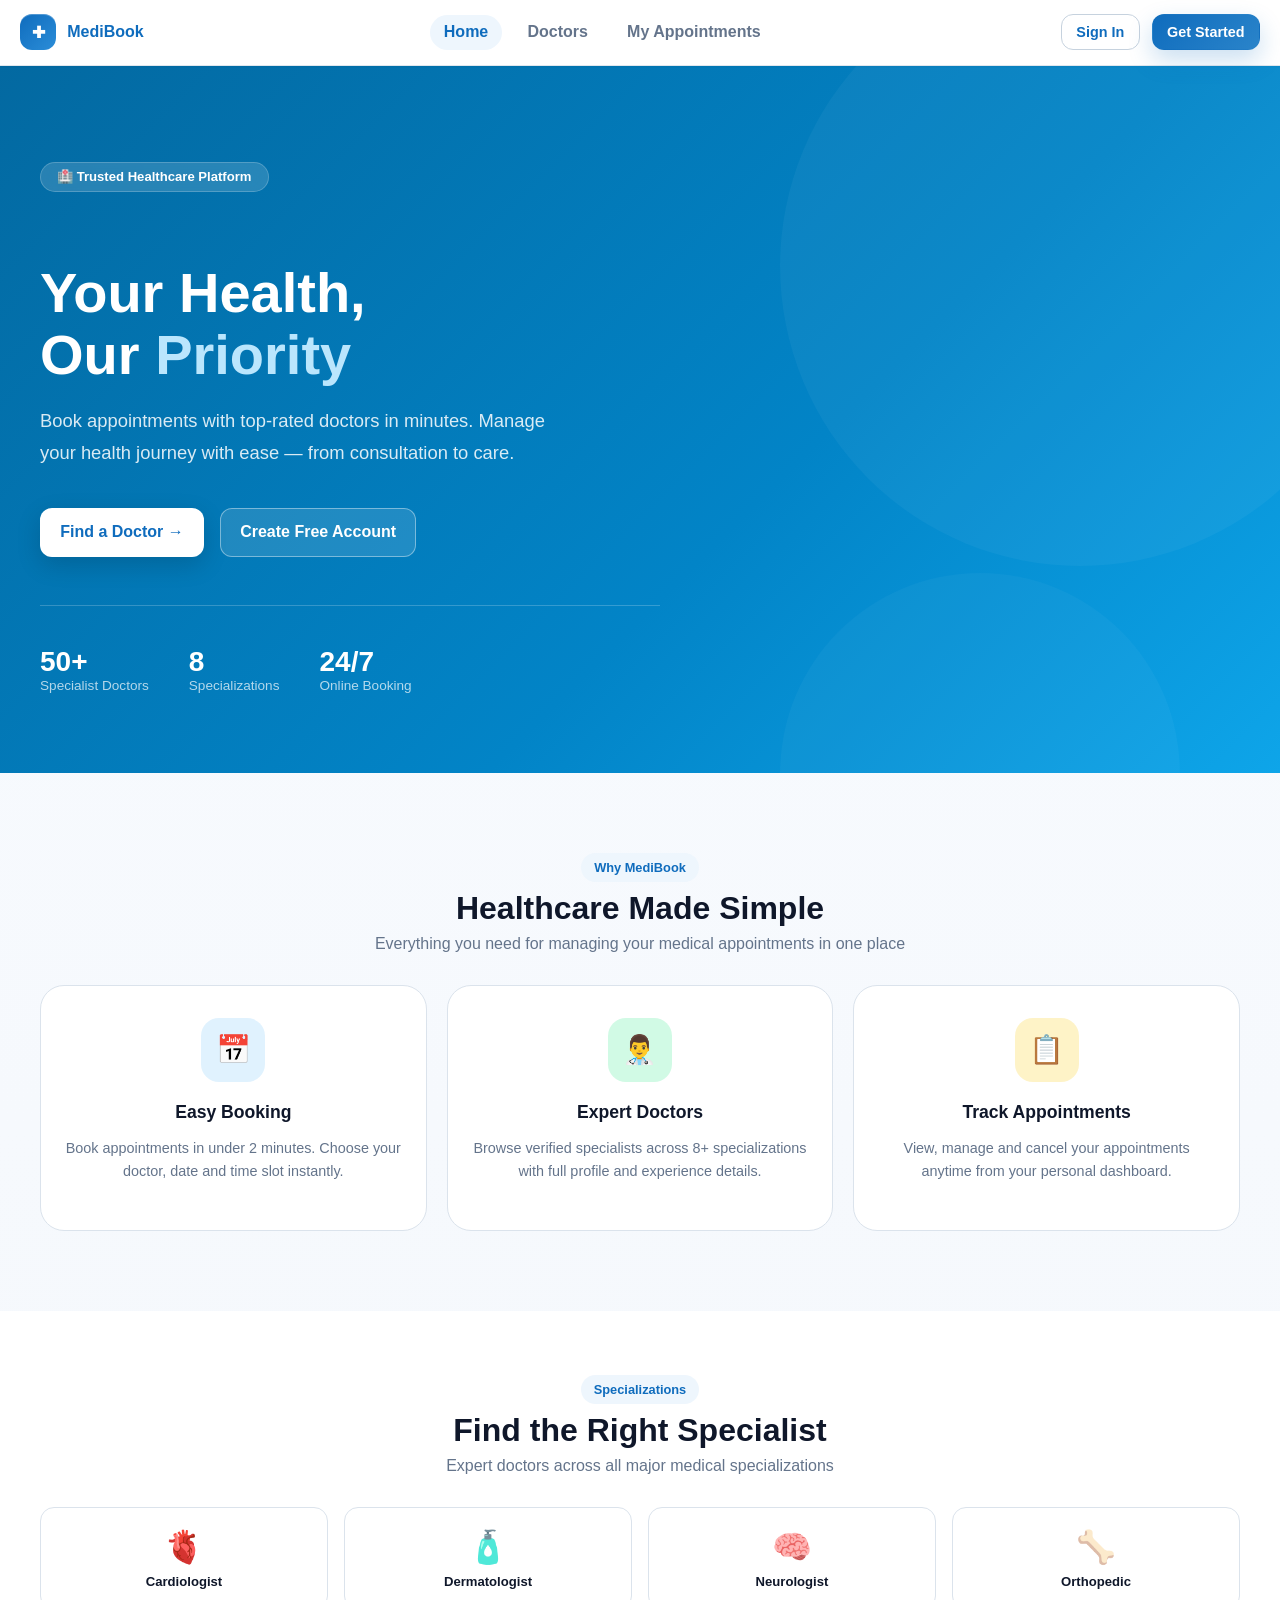
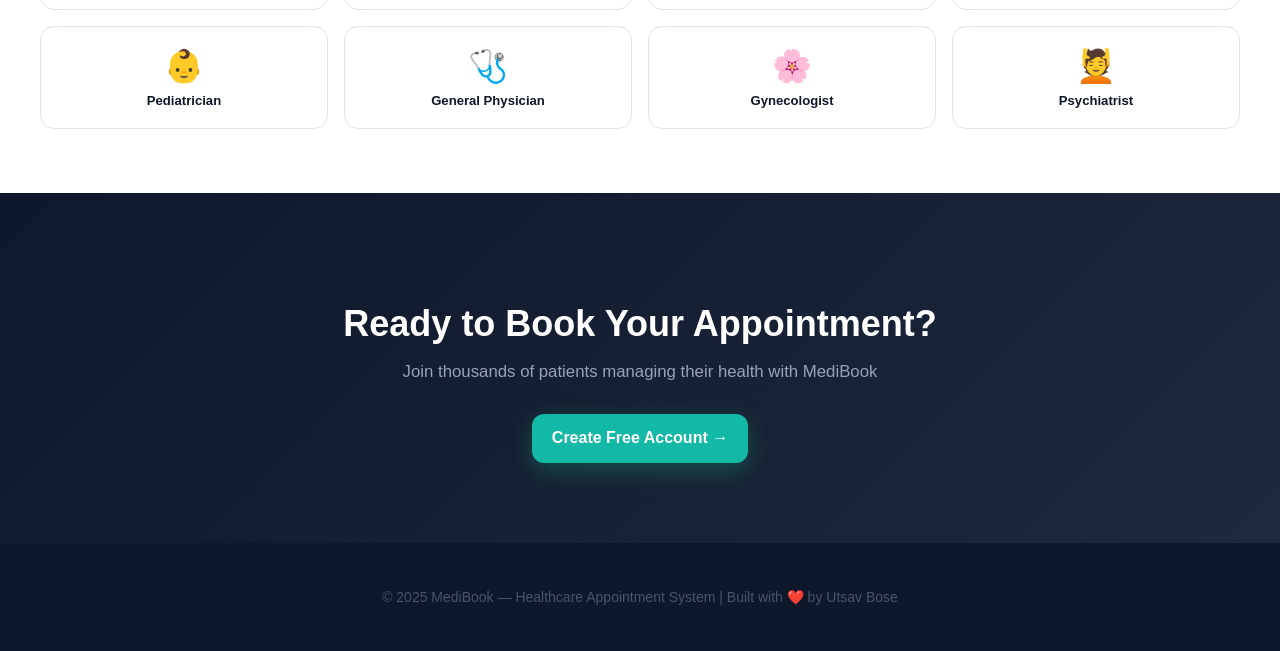
<file: frontend/index.html>
<!DOCTYPE html>
<html lang="en">
<head>
  <meta charset="UTF-8" />
  <meta name="viewport" content="width=device-width, initial-scale=1.0" />
  <title>MediBook — Healthcare Appointment System</title>
  <link rel="stylesheet" href="css/style.css" />
  <style>
    /* Hero */
    .hero {
      background: linear-gradient(135deg, #0369A1 0%, #0284C7 60%, #0EA5E9 100%);
      padding: 6rem 0 5rem; position: relative; overflow: hidden;
    }
    .hero::before {
      content: ''; position: absolute; right: -100px; top: -100px;
      width: 600px; height: 600px; border-radius: 50%;
      background: rgba(255,255,255,0.04);
    }
    .hero::after {
      content: ''; position: absolute; right: 100px; bottom: -200px;
      width: 400px; height: 400px; border-radius: 50%;
      background: rgba(255,255,255,0.03);
    }
    .hero-content { position: relative; z-index: 1; max-width: 620px; }
    .hero-tag {
      display: inline-flex; align-items: center; gap: 6px;
      background: rgba(255,255,255,0.15); backdrop-filter: blur(10px);
      color: white; padding: 0.4rem 1rem; border-radius: 100px;
      font-size: 0.82rem; font-weight: 600; margin-bottom: 1.5rem;
      border: 1px solid rgba(255,255,255,0.2);
    }
    .hero h1 { font-size: 3.5rem; color: white; margin-bottom: 1.25rem; line-height: 1.1; }
    .hero h1 span { color: #BAE6FD; }
    .hero p { color: rgba(255,255,255,0.85); font-size: 1.15rem; line-height: 1.7; margin-bottom: 2.5rem; max-width: 520px; }
    .hero-actions { display: flex; gap: 1rem; flex-wrap: wrap; }
    .btn-white { background: white; color: var(--primary); font-weight: 700; box-shadow: 0 8px 24px rgba(0,0,0,0.15); }
    .btn-white:hover { background: #F0F9FF; transform: translateY(-2px); }
    .btn-outline-white { background: rgba(255,255,255,0.12); color: white; border: 1.5px solid rgba(255,255,255,0.4); }
    .btn-outline-white:hover { background: rgba(255,255,255,0.2); }
    .hero-stats {
      display: flex; gap: 2.5rem; margin-top: 3rem; padding-top: 2.5rem;
      border-top: 1px solid rgba(255,255,255,0.2);
    }
    .hero-stat .value { font-family: 'Sora', sans-serif; font-size: 1.75rem; font-weight: 800; color: white; }
    .hero-stat .label { color: rgba(255,255,255,0.7); font-size: 0.85rem; }

    /* Features */
    .features { padding: 5rem 0; }
    .feature-card {
      text-align: center; padding: 2rem 1.5rem;
      background: white; border: 1px solid var(--border); border-radius: var(--radius-xl);
      transition: all 0.25s;
    }
    .feature-card:hover { box-shadow: var(--shadow-lg); transform: translateY(-4px); border-color: var(--primary); }
    .feature-icon {
      width: 64px; height: 64px; margin: 0 auto 1.25rem;
      border-radius: 18px; display: flex; align-items: center;
      justify-content: center; font-size: 1.75rem;
    }
    .feature-card h3 { font-size: 1.1rem; margin-bottom: 0.6rem; }
    .feature-card p { color: var(--text-muted); font-size: 0.9rem; line-height: 1.6; }

    /* Specialties */
    .specialties { padding: 4rem 0; background: white; }
    .specialty-chip {
      display: flex; flex-direction: column; align-items: center; gap: 0.5rem;
      padding: 1.25rem 1rem; border: 1.5px solid var(--border);
      border-radius: 14px; cursor: pointer; transition: all 0.2s;
      text-decoration: none; color: var(--text);
    }
    .specialty-chip:hover { border-color: var(--primary); background: var(--primary-light); color: var(--primary); }
    .specialty-chip .spec-emoji { font-size: 2rem; }
    .specialty-chip .spec-name { font-size: 0.82rem; font-weight: 600; text-align: center; }
    .specialty-grid { display: grid; grid-template-columns: repeat(4, 1fr); gap: 1rem; }

    /* CTA */
    .cta-section {
      background: linear-gradient(135deg, #0F172A, #1E293B);
      padding: 5rem 0; text-align: center;
    }
    .cta-section h2 { font-size: 2.25rem; color: white; margin-bottom: 1rem; }
    .cta-section p { color: #94A3B8; font-size: 1.05rem; margin-bottom: 2rem; }

    /* Footer */
    footer {
      background: #0F172A; padding: 2rem 0;
      text-align: center; color: #475569; font-size: 0.875rem;
    }
    footer a { color: #0EA5E9; text-decoration: none; }

    @media (max-width: 768px) {
      .hero h1 { font-size: 2.2rem; }
      .hero-stats { gap: 1.5rem; }
      .specialty-grid { grid-template-columns: repeat(2, 1fr); }
      .grid-3 { grid-template-columns: 1fr; }
    }
  </style>
</head>
<body>

<!-- NAVBAR -->
<nav class="navbar">
  <a href="index.html" class="nav-brand">
    <div class="logo-icon">✚</div>
    MediBook
  </a>
  <div class="nav-links">
    <a href="index.html" class="active">Home</a>
    <a href="doctors.html">Doctors</a>
    <a href="login.html">My Appointments</a>
  </div>
  <div class="nav-actions" id="nav-actions">
    <a href="login.html" class="btn btn-outline btn-sm">Sign In</a>
    <a href="register.html" class="btn btn-primary btn-sm">Get Started</a>
  </div>
</nav>

<!-- HERO -->
<section class="hero">
  <div class="container">
    <div class="hero-content animate-in">
      <div class="hero-tag">🏥 Trusted Healthcare Platform</div>
      <h1>Your Health,<br />Our <span>Priority</span></h1>
      <p>Book appointments with top-rated doctors in minutes. Manage your health journey with ease — from consultation to care.</p>
      <div class="hero-actions">
        <a href="doctors.html" class="btn btn-white btn-lg">Find a Doctor →</a>
        <a href="register.html" class="btn btn-outline-white btn-lg">Create Free Account</a>
      </div>
      <div class="hero-stats">
        <div class="hero-stat"><div class="value">50+</div><div class="label">Specialist Doctors</div></div>
        <div class="hero-stat"><div class="value">8</div><div class="label">Specializations</div></div>
        <div class="hero-stat"><div class="value">24/7</div><div class="label">Online Booking</div></div>
      </div>
    </div>
  </div>
</section>

<!-- FEATURES -->
<section class="features">
  <div class="container">
    <div class="section-header">
      <div class="section-tag">Why MediBook</div>
      <h2>Healthcare Made Simple</h2>
      <p>Everything you need for managing your medical appointments in one place</p>
    </div>
    <div class="grid grid-3">
      <div class="feature-card">
        <div class="feature-icon" style="background: #E0F2FE;">📅</div>
        <h3>Easy Booking</h3>
        <p>Book appointments in under 2 minutes. Choose your doctor, date and time slot instantly.</p>
      </div>
      <div class="feature-card">
        <div class="feature-icon" style="background: #D1FAE5;">👨‍⚕️</div>
        <h3>Expert Doctors</h3>
        <p>Browse verified specialists across 8+ specializations with full profile and experience details.</p>
      </div>
      <div class="feature-card">
        <div class="feature-icon" style="background: #FEF3C7;">📋</div>
        <h3>Track Appointments</h3>
        <p>View, manage and cancel your appointments anytime from your personal dashboard.</p>
      </div>
    </div>
  </div>
</section>

<!-- SPECIALTIES -->
<section class="specialties">
  <div class="container">
    <div class="section-header">
      <div class="section-tag">Specializations</div>
      <h2>Find the Right Specialist</h2>
      <p>Expert doctors across all major medical specializations</p>
    </div>
    <div class="specialty-grid">
      <a href="doctors.html?spec=Cardiologist" class="specialty-chip">
        <span class="spec-emoji">🫀</span><span class="spec-name">Cardiologist</span>
      </a>
      <a href="doctors.html?spec=Dermatologist" class="specialty-chip">
        <span class="spec-emoji">🧴</span><span class="spec-name">Dermatologist</span>
      </a>
      <a href="doctors.html?spec=Neurologist" class="specialty-chip">
        <span class="spec-emoji">🧠</span><span class="spec-name">Neurologist</span>
      </a>
      <a href="doctors.html?spec=Orthopedic" class="specialty-chip">
        <span class="spec-emoji">🦴</span><span class="spec-name">Orthopedic</span>
      </a>
      <a href="doctors.html?spec=Pediatrician" class="specialty-chip">
        <span class="spec-emoji">👶</span><span class="spec-name">Pediatrician</span>
      </a>
      <a href="doctors.html?spec=General+Physician" class="specialty-chip">
        <span class="spec-emoji">🩺</span><span class="spec-name">General Physician</span>
      </a>
      <a href="doctors.html?spec=Gynecologist" class="specialty-chip">
        <span class="spec-emoji">🌸</span><span class="spec-name">Gynecologist</span>
      </a>
      <a href="doctors.html?spec=Psychiatrist" class="specialty-chip">
        <span class="spec-emoji">💆</span><span class="spec-name">Psychiatrist</span>
      </a>
    </div>
  </div>
</section>

<!-- CTA -->
<section class="cta-section">
  <div class="container">
    <h2>Ready to Book Your Appointment?</h2>
    <p>Join thousands of patients managing their health with MediBook</p>
    <a href="register.html" class="btn btn-primary btn-lg" style="background: var(--accent); box-shadow: 0 8px 24px rgba(16,185,129,0.3);">
      Create Free Account →
    </a>
  </div>
</section>

<!-- FOOTER -->
<footer>
  <div class="container">
    <p>© 2025 MediBook — Healthcare Appointment System | Built with ❤️ by Utsav Bose</p>
  </div>
</footer>

<script src="js/api.js"></script>
<script>
  // Update nav if logged in
  const user = api.user();
  if (user && api.token()) {
    const actions = document.getElementById("nav-actions");
    const link = user.role === "admin" ? "admin.html" : "dashboard.html";
    actions.innerHTML = `
      <a href="${link}" class="btn btn-primary btn-sm">My Dashboard →</a>
    `;
  }
</script>
</body>
</html>
</file>
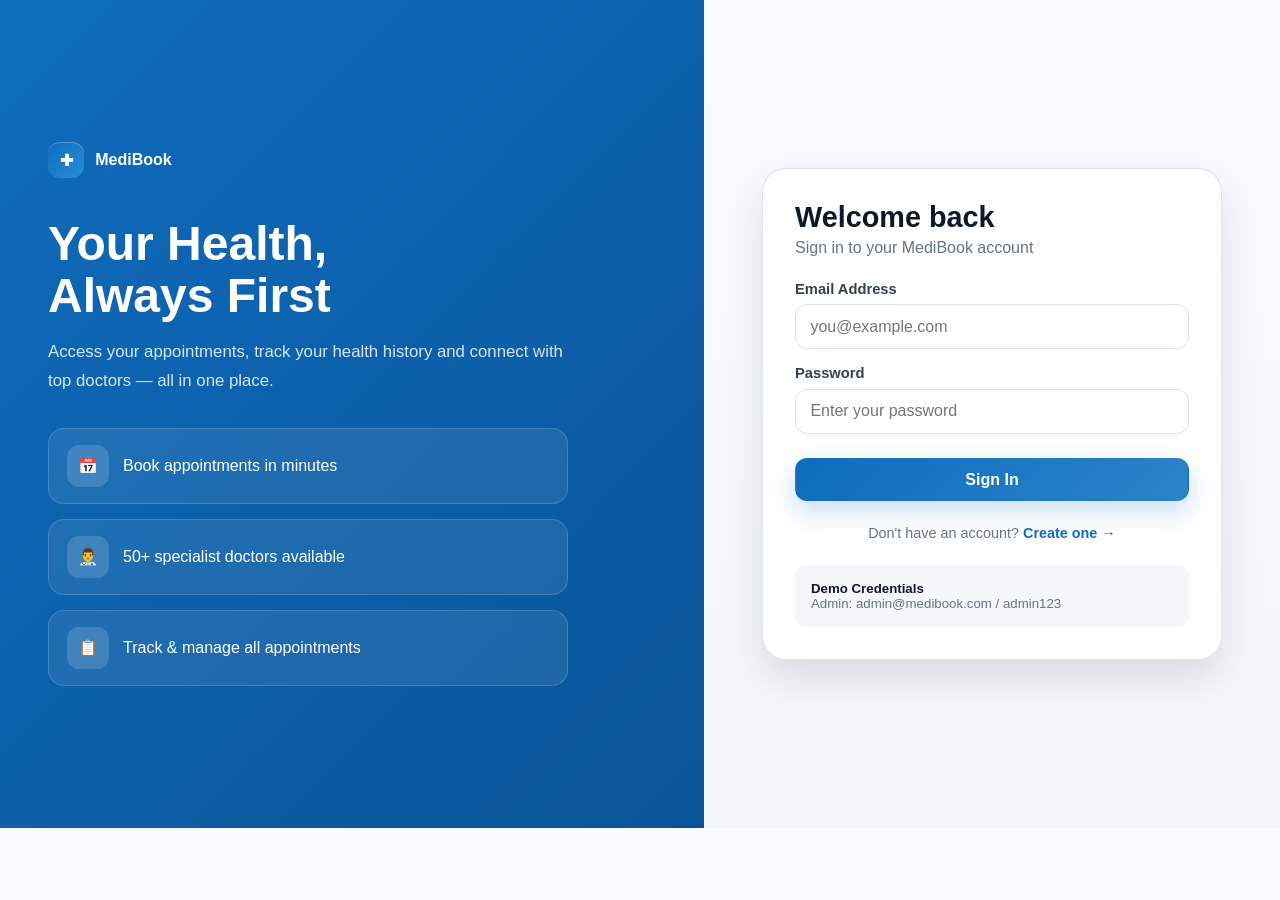
<file: frontend/admin.html>
<!DOCTYPE html>
<html lang="en">
<head>
  <meta charset="UTF-8" />
  <meta name="viewport" content="width=device-width, initial-scale=1.0" />
  <title>Admin Panel — MediBook</title>
  <link rel="stylesheet" href="css/style.css" />
  <style>
    .admin-tabs { display:flex; gap:0.25rem; margin-bottom:2rem; border-bottom: 1px solid var(--border); }
    .admin-tab {
      padding: 0.7rem 1.25rem; border:none; background:transparent; cursor:pointer;
      font-family:'DM Sans',sans-serif; font-weight:600; font-size:0.9rem;
      color:var(--text-muted); border-bottom: 2.5px solid transparent; margin-bottom:-1px;
      transition: all 0.2s;
    }
    .admin-tab:hover { color:var(--text); }
    .admin-tab.active { color:var(--primary); border-bottom-color:var(--primary); }
  </style>
</head>
<body>

<nav class="navbar">
  <a href="index.html" class="nav-brand"><div class="logo-icon">✚</div>MediBook</a>
  <div class="nav-links">
    <a href="admin.html" class="active">Admin Panel</a>
  </div>
  <div class="nav-actions">
    <span style="font-size:0.85rem; color:var(--text-muted);">👑 Admin</span>
    <button class="btn btn-ghost btn-sm" onclick="logout()">Sign Out</button>
  </div>
</nav>

<div class="container page-content">
  <div class="d-flex justify-between align-center mb-3">
    <div>
      <h1 style="font-size:1.75rem;">Admin Dashboard</h1>
      <p class="text-muted" style="font-size:0.9rem; margin-top:0.25rem;">Manage appointments, doctors and patients</p>
    </div>
  </div>

  <!-- STATS -->
  <div class="grid grid-4 mb-3" id="stats-row">
    <div class="stat-card"><div class="stat-icon" style="background:#E0F2FE;">👥</div><div class="stat-value" id="s-patients">—</div><div class="stat-label">Patients</div></div>
    <div class="stat-card"><div class="stat-icon" style="background:#D1FAE5;">👨‍⚕️</div><div class="stat-value" id="s-doctors">—</div><div class="stat-label">Doctors</div></div>
    <div class="stat-card"><div class="stat-icon" style="background:#FEF3C7;">📅</div><div class="stat-value" id="s-total">—</div><div class="stat-label">Total Appointments</div></div>
    <div class="stat-card"><div class="stat-icon" style="background:#FEE2E2;">⏳</div><div class="stat-value" id="s-pending">—</div><div class="stat-label">Pending</div></div>
  </div>

  <div id="alert-box"></div>

  <!-- TABS -->
  <div class="admin-tabs">
    <button class="admin-tab active" onclick="showTab('appointments', this)">📅 Appointments</button>
    <button class="admin-tab" onclick="showTab('doctors', this)">👨‍⚕️ Doctors</button>
    <button class="admin-tab" onclick="showTab('patients', this)">👥 Patients</button>
  </div>

  <!-- APPOINTMENTS TAB -->
  <div id="tab-appointments">
    <div class="d-flex gap-2 mb-2">
      <select id="status-filter" class="form-control" style="max-width:180px;" onchange="renderAppointments()">
        <option value="">All Statuses</option>
        <option value="pending">Pending</option>
        <option value="confirmed">Confirmed</option>
        <option value="cancelled">Cancelled</option>
      </select>
    </div>
    <div class="table-wrap">
      <table>
        <thead>
          <tr>
            <th>#</th><th>Patient</th><th>Doctor</th><th>Date & Time</th><th>Reason</th><th>Fee</th><th>Status</th><th>Actions</th>
          </tr>
        </thead>
        <tbody id="appt-tbody">
          <tr><td colspan="8" class="text-center text-muted" style="padding:2rem;">Loading...</td></tr>
        </tbody>
      </table>
    </div>
  </div>

  <!-- DOCTORS TAB -->
  <div id="tab-doctors" class="hidden">
    <div class="table-wrap">
      <table>
        <thead>
          <tr><th>#</th><th>Name</th><th>Specialization</th><th>Experience</th><th>Fee</th><th>Status</th><th>Action</th></tr>
        </thead>
        <tbody id="doc-tbody">
          <tr><td colspan="7" class="text-center text-muted" style="padding:2rem;">Loading...</td></tr>
        </tbody>
      </table>
    </div>
  </div>

  <!-- PATIENTS TAB -->
  <div id="tab-patients" class="hidden">
    <div class="table-wrap">
      <table>
        <thead>
          <tr><th>#</th><th>Name</th><th>Email</th><th>Phone</th><th>Joined</th></tr>
        </thead>
        <tbody id="patient-tbody">
          <tr><td colspan="5" class="text-center text-muted" style="padding:2rem;">Loading...</td></tr>
        </tbody>
      </table>
    </div>
  </div>
</div>

<script src="js/api.js"></script>
<script>
  requireAuth(true);

  let allAppointments = [];

  function showTab(tab, btn) {
    ["appointments", "doctors", "patients"].forEach(t => {
      document.getElementById(`tab-${t}`).classList.toggle("hidden", t !== tab);
    });
    document.querySelectorAll(".admin-tab").forEach(b => b.classList.remove("active"));
    btn.classList.add("active");
  }

  async function loadStats() {
    try {
      const s = await api.get("/admin/stats");
      document.getElementById("s-patients").textContent = s.patients;
      document.getElementById("s-doctors").textContent = s.doctors;
      document.getElementById("s-total").textContent = s.appointments;
      document.getElementById("s-pending").textContent = s.pending;
    } catch(e) {}
  }

  async function loadAppointments() {
    try {
      allAppointments = await api.get("/admin/appointments");
      renderAppointments();
    } catch(e) {
      document.getElementById("appt-tbody").innerHTML =
        `<tr><td colspan="8" class="text-center" style="color:var(--danger);">Failed to load. ${e.message}</td></tr>`;
    }
  }

  function renderAppointments() {
    const filter = document.getElementById("status-filter").value;
    const data = filter ? allAppointments.filter(a => a.status === filter) : allAppointments;
    if (data.length === 0) {
      document.getElementById("appt-tbody").innerHTML =
        `<tr><td colspan="8" class="text-center text-muted" style="padding:2rem;">No appointments found</td></tr>`;
      return;
    }
    document.getElementById("appt-tbody").innerHTML = data.map(a => `
      <tr>
        <td><span class="text-muted">#${a.id}</span></td>
        <td><strong>${a.patient_name}</strong><br/><span style="font-size:0.8rem;color:var(--text-muted);">${a.patient_email}</span></td>
        <td>${a.doctor_name}<br/><span style="font-size:0.8rem;color:var(--text-muted);">${a.specialization}</span></td>
        <td>${formatDate(a.date)}<br/><span style="font-size:0.8rem;color:var(--text-muted);">${a.time_slot}</span></td>
        <td><span style="font-size:0.85rem;">${a.reason || "—"}</span></td>
        <td><strong>₹${a.fee}</strong></td>
        <td>${statusBadge(a.status)}</td>
        <td>
          ${a.status === "pending" ? `
            <button class="btn btn-success btn-sm" onclick="updateStatus(${a.id}, 'confirmed')">✓ Confirm</button>
            <button class="btn btn-danger btn-sm mt-1" onclick="updateStatus(${a.id}, 'cancelled')">✗ Cancel</button>
          ` : "—"}
        </td>
      </tr>
    `).join("");
  }

  async function updateStatus(id, status) {
    try {
      await api.put(`/admin/appointments/${id}`, { status });
      showAlert("alert-box", "success", `Appointment ${status}!`);
      await loadAppointments();
      await loadStats();
    } catch(e) { showAlert("alert-box", "error", e.message); }
  }

  async function loadDoctors() {
    try {
      const docs = await api.get("/admin/doctors");
      document.getElementById("doc-tbody").innerHTML = docs.map(d => `
        <tr>
          <td><span class="text-muted">#${d.id}</span></td>
          <td><strong>${d.name}</strong></td>
          <td>${specialtyEmoji(d.specialization)} ${d.specialization}</td>
          <td>${d.experience} yrs</td>
          <td>₹${d.fee}</td>
          <td>${d.available ? '<span class="badge badge-success">Active</span>' : '<span class="badge badge-muted">Inactive</span>'}</td>
          <td>
            <button class="btn btn-sm ${d.available ? 'btn-ghost' : 'btn-success'}"
              onclick="toggleDoctor(${d.id})">
              ${d.available ? "Deactivate" : "Activate"}
            </button>
          </td>
        </tr>
      `).join("");
    } catch(e) {}
  }

  async function toggleDoctor(id) {
    try {
      await api.put(`/admin/doctors/${id}/toggle`, {});
      showAlert("alert-box", "success", "Doctor status updated.");
      loadDoctors();
    } catch(e) { showAlert("alert-box", "error", e.message); }
  }

  async function loadPatients() {
    try {
      const patients = await api.get("/admin/patients");
      document.getElementById("patient-tbody").innerHTML = patients.map(p => `
        <tr>
          <td><span class="text-muted">#${p.id}</span></td>
          <td><strong>${p.name}</strong></td>
          <td>${p.email}</td>
          <td>${p.phone || "—"}</td>
          <td style="font-size:0.85rem; color:var(--text-muted);">${new Date(p.created_at).toLocaleDateString("en-IN")}</td>
        </tr>
      `).join("");
    } catch(e) {}
  }

  function logout() { clearAuth(); window.location.href = "index.html"; }

  // Init
  loadStats();
  loadAppointments();
  loadDoctors();
  loadPatients();
</script>
</body>
</html>
</file>
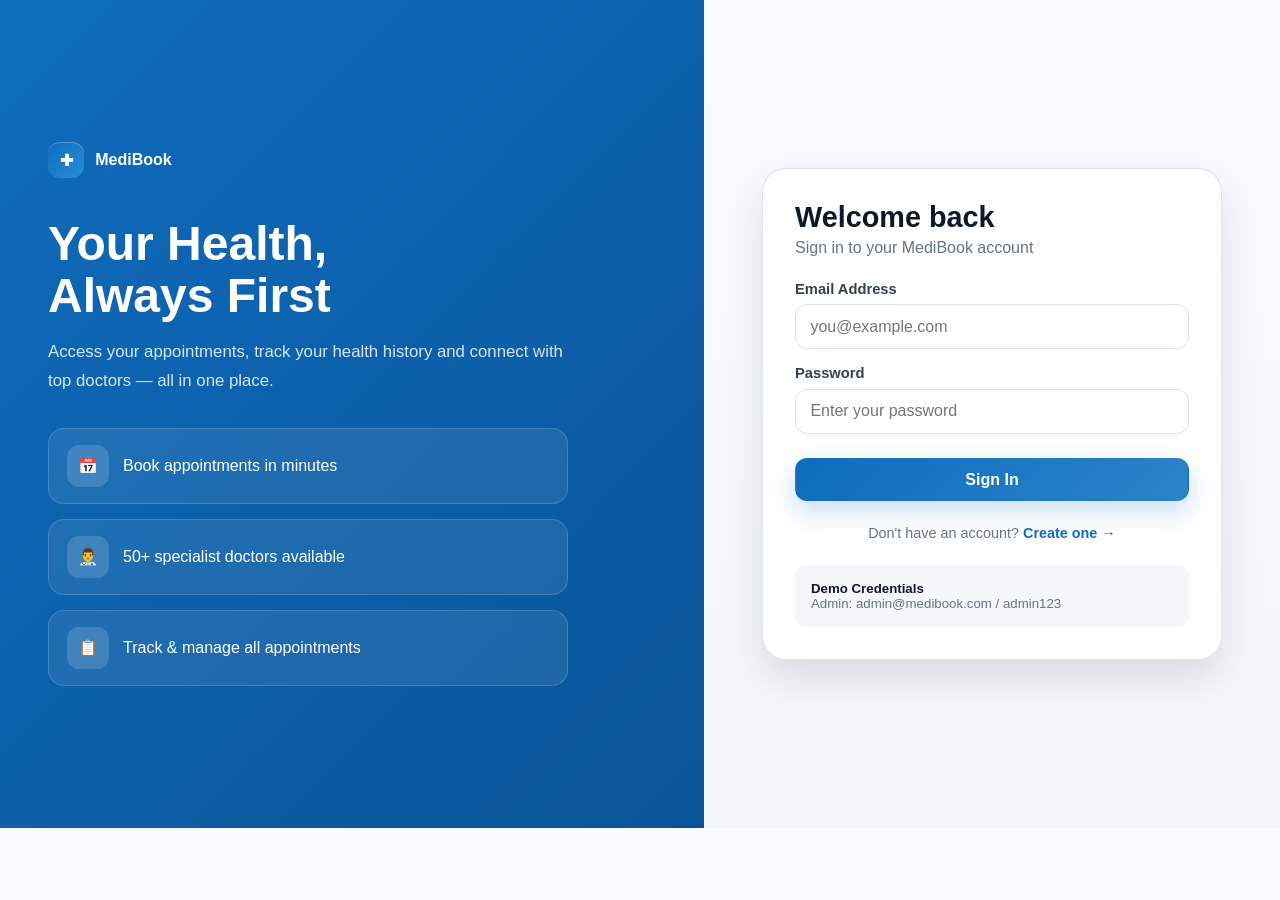
<file: frontend/dashboard.html>
<!DOCTYPE html>
<html lang="en">
<head>
  <meta charset="UTF-8" />
  <meta name="viewport" content="width=device-width, initial-scale=1.0" />
  <title>My Dashboard — MediBook</title>
  <link rel="stylesheet" href="css/style.css" />
</head>
<body>

<nav class="navbar">
  <a href="index.html" class="nav-brand"><div class="logo-icon">✚</div>MediBook</a>
  <div class="nav-links">
    <a href="index.html">Home</a>
    <a href="doctors.html">Find Doctors</a>
    <a href="dashboard.html" class="active">Dashboard</a>
  </div>
  <div class="nav-actions">
    <span id="user-greeting" style="font-size:0.9rem; color:var(--text-muted); font-weight:500;"></span>
    <button class="btn btn-ghost btn-sm" onclick="logout()">Sign Out</button>
  </div>
</nav>

<div class="dashboard-layout">
  <!-- SIDEBAR -->
  <aside class="sidebar">
    <div id="user-card" style="padding:0.5rem 0.5rem 1rem; margin-bottom:0.5rem;">
      <div class="doctor-avatar" id="avatar" style="width:52px;height:52px;font-size:1.2rem;margin:0 0 0.75rem;"></div>
      <div id="user-name" style="font-weight:700; font-size:0.95rem;"></div>
      <div id="user-email" style="font-size:0.8rem; color:var(--text-muted);"></div>
    </div>
    <div class="sidebar-divider"></div>
    <nav class="sidebar-nav">
      <a href="#" class="sidebar-link active" onclick="showSection('appointments')">
        <span class="icon">📅</span> My Appointments
      </a>
      <a href="doctors.html" class="sidebar-link">
        <span class="icon">👨‍⚕️</span> Find Doctors
      </a>
      <div class="sidebar-divider"></div>
      <a href="#" class="sidebar-link" onclick="logout()" style="color:var(--danger);">
        <span class="icon">🚪</span> Sign Out
      </a>
    </nav>
  </aside>

  <!-- MAIN -->
  <main class="dashboard-main">
    <!-- STATS -->
    <div class="grid grid-3 mb-3" id="stats-row">
      <div class="stat-card">
        <div class="stat-icon" style="background:#E0F2FE;">📅</div>
        <div class="stat-value" id="stat-total">—</div>
        <div class="stat-label">Total Appointments</div>
      </div>
      <div class="stat-card">
        <div class="stat-icon" style="background:#D1FAE5;">✅</div>
        <div class="stat-value" id="stat-confirmed">—</div>
        <div class="stat-label">Confirmed</div>
      </div>
      <div class="stat-card">
        <div class="stat-icon" style="background:#FEF3C7;">⏳</div>
        <div class="stat-value" id="stat-pending">—</div>
        <div class="stat-label">Pending</div>
      </div>
    </div>

    <!-- APPOINTMENTS -->
    <div class="d-flex justify-between align-center mb-2">
      <h2 style="font-size:1.4rem;">My Appointments</h2>
      <a href="doctors.html" class="btn btn-primary btn-sm">+ Book New</a>
    </div>
    <div id="alert-box"></div>
    <div id="appointments-list"></div>
  </main>
</div>

<script src="js/api.js"></script>
<script>
  const user = requireAuth();
  if (user) {
    document.getElementById("user-greeting").textContent = `Hi, ${user.name.split(" ")[0]}`;
    document.getElementById("user-name").textContent = user.name;
    document.getElementById("user-email").textContent = user.email;
    document.getElementById("avatar").textContent = getInitials(user.name);
  }

  async function loadAppointments() {
    const container = document.getElementById("appointments-list");
    container.innerHTML = `<div class="text-muted text-center" style="padding:2rem;">Loading...</div>`;
    try {
      const appts = await api.get("/appointments/my");

      const total = appts.length;
      const confirmed = appts.filter(a => a.status === "confirmed").length;
      const pending = appts.filter(a => a.status === "pending").length;
      document.getElementById("stat-total").textContent = total;
      document.getElementById("stat-confirmed").textContent = confirmed;
      document.getElementById("stat-pending").textContent = pending;

      if (appts.length === 0) {
        container.innerHTML = `
          <div class="empty-state">
            <div class="empty-icon">📋</div>
            <h3>No appointments yet</h3>
            <p>Book your first appointment with one of our specialists</p>
            <a href="doctors.html" class="btn btn-primary mt-2">Find a Doctor →</a>
          </div>`;
        return;
      }

      container.innerHTML = `<div style="display:flex; flex-direction:column; gap:0.75rem;">
        ${appts.map(a => `
          <div class="appt-card">
            <div class="appt-icon">${specialtyEmoji(a.specialization)}</div>
            <div style="flex:1; min-width:0;">
              <div class="d-flex align-center gap-2 mb-1">
                <span class="fw-600" style="font-size:0.95rem;">${a.doctor_name}</span>
                ${statusBadge(a.status)}
              </div>
              <div style="color:var(--text-muted); font-size:0.83rem;">
                ${a.specialization} &nbsp;•&nbsp; ${formatDate(a.date)} &nbsp;•&nbsp; ${a.time_slot}
              </div>
              ${a.reason ? `<div style="font-size:0.82rem; color:var(--text-muted); margin-top:0.2rem;">📝 ${a.reason}</div>` : ""}
            </div>
            <div style="text-align:right; flex-shrink:0;">
              <div class="fw-600" style="color:var(--primary);">₹${a.fee}</div>
              ${a.status !== "cancelled" ? `
                <button class="btn btn-danger btn-sm mt-1" onclick="cancelAppt(${a.id}, this)">Cancel</button>
              ` : ""}
            </div>
          </div>
        `).join("")}
      </div>`;
    } catch(e) {
      container.innerHTML = `<div class="alert alert-error">Failed to load appointments. ${e.message}</div>`;
    }
  }

  async function cancelAppt(id, btn) {
    if (!confirm("Cancel this appointment?")) return;
    btn.disabled = true; btn.textContent = "...";
    try {
      await api.delete(`/appointments/${id}`);
      showAlert("alert-box", "success", "Appointment cancelled.");
      loadAppointments();
    } catch(e) {
      showAlert("alert-box", "error", e.message);
      btn.disabled = false; btn.textContent = "Cancel";
    }
  }

  function logout() {
    clearAuth();
    window.location.href = "index.html";
  }

  loadAppointments();
</script>
</body>
</html>
</file>
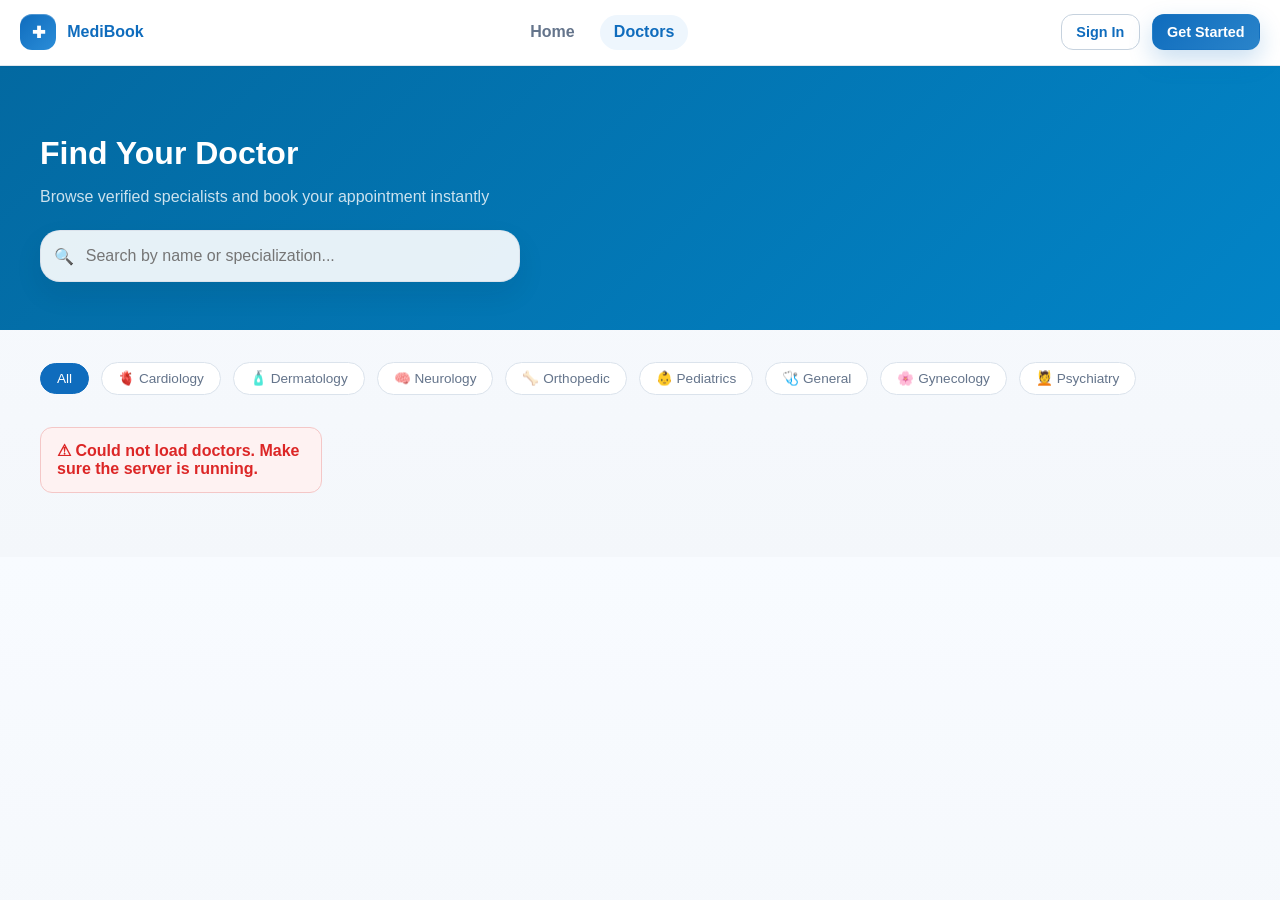
<file: frontend/doctors.html>
<!DOCTYPE html>
<html lang="en">
<head>
  <meta charset="UTF-8" />
  <meta name="viewport" content="width=device-width, initial-scale=1.0" />
  <title>Find Doctors — MediBook</title>
  <link rel="stylesheet" href="css/style.css" />
  <style>
    .doctors-hero { background: linear-gradient(135deg, #0369A1, #0284C7); padding: 3rem 0; }
    .doctors-hero h1 { color: white; font-size: 2rem; margin-bottom: 0.5rem; }
    .doctors-hero p { color: rgba(255,255,255,0.8); margin-bottom: 1.5rem; }
    .filter-bar {
      display: flex; gap: 0.75rem; flex-wrap: wrap; align-items: center;
      margin-bottom: 2rem;
    }
    .filter-chip {
      padding: 0.45rem 1rem; border: 1.5px solid var(--border);
      border-radius: 100px; background: white; cursor: pointer;
      font-size: 0.85rem; font-weight: 500; color: var(--text-muted);
      transition: all 0.2s; white-space: nowrap;
    }
    .filter-chip:hover { border-color: var(--primary); color: var(--primary); }
    .filter-chip.active { background: var(--primary); color: white; border-color: var(--primary); }
    .doctors-grid { display: grid; grid-template-columns: repeat(auto-fill, minmax(280px, 1fr)); gap: 1.5rem; }
  </style>
</head>
<body>

<nav class="navbar">
  <a href="index.html" class="nav-brand"><div class="logo-icon">✚</div>MediBook</a>
  <div class="nav-links">
    <a href="index.html">Home</a>
    <a href="doctors.html" class="active">Doctors</a>
    <a href="dashboard.html" id="dash-link" class="hidden">My Appointments</a>
  </div>
  <div class="nav-actions" id="nav-actions">
    <a href="login.html" class="btn btn-outline btn-sm">Sign In</a>
    <a href="register.html" class="btn btn-primary btn-sm">Get Started</a>
  </div>
</nav>

<div class="doctors-hero">
  <div class="container">
    <h1>Find Your Doctor</h1>
    <p>Browse verified specialists and book your appointment instantly</p>
    <div class="search-bar" style="max-width:480px;">
      <span>🔍</span>
      <input type="text" id="search-input" placeholder="Search by name or specialization..." oninput="filterDoctors()" />
    </div>
  </div>
</div>

<div class="container page-content">
  <div class="filter-bar" id="filter-bar">
    <button class="filter-chip active" data-spec="" onclick="setFilter(this, '')">All</button>
    <button class="filter-chip" data-spec="Cardiologist" onclick="setFilter(this, 'Cardiologist')">🫀 Cardiology</button>
    <button class="filter-chip" data-spec="Dermatologist" onclick="setFilter(this, 'Dermatologist')">🧴 Dermatology</button>
    <button class="filter-chip" data-spec="Neurologist" onclick="setFilter(this, 'Neurologist')">🧠 Neurology</button>
    <button class="filter-chip" data-spec="Orthopedic" onclick="setFilter(this, 'Orthopedic')">🦴 Orthopedic</button>
    <button class="filter-chip" data-spec="Pediatrician" onclick="setFilter(this, 'Pediatrician')">👶 Pediatrics</button>
    <button class="filter-chip" data-spec="General Physician" onclick="setFilter(this, 'General Physician')">🩺 General</button>
    <button class="filter-chip" data-spec="Gynecologist" onclick="setFilter(this, 'Gynecologist')">🌸 Gynecology</button>
    <button class="filter-chip" data-spec="Psychiatrist" onclick="setFilter(this, 'Psychiatrist')">💆 Psychiatry</button>
  </div>

  <div id="doctors-grid" class="doctors-grid"></div>
  <div id="empty-state" class="empty-state hidden">
    <div class="empty-icon">👨‍⚕️</div>
    <h3>No doctors found</h3>
    <p>Try a different search term or specialization</p>
  </div>
</div>

<!-- BOOK MODAL -->
<div class="modal-overlay" id="book-modal">
  <div class="modal">
    <div class="modal-header">
      <h3 id="modal-title">Book Appointment</h3>
      <button class="btn-close" onclick="closeModal()">✕</button>
    </div>
    <div class="modal-body">
      <div id="modal-alert"></div>
      <div class="form-group">
        <label class="form-label">Select Date</label>
        <input type="date" id="appt-date" class="form-control" onchange="loadSlots()" />
      </div>
      <div class="form-group">
        <label class="form-label">Available Time Slots</label>
        <div id="slots-container">
          <p class="text-muted" style="font-size:0.9rem;">← Select a date first</p>
        </div>
      </div>
      <div class="form-group">
        <label class="form-label">Reason for Visit <span style="color:var(--text-light);">(optional)</span></label>
        <textarea id="appt-reason" class="form-control" rows="2" placeholder="Briefly describe your concern..."></textarea>
      </div>
      <div id="booking-summary" class="hidden" style="background:var(--bg); padding:1rem; border-radius:10px; font-size:0.9rem;">
        <strong>Booking Summary</strong>
        <div id="summary-content" style="margin-top:0.5rem; color:var(--text-muted);"></div>
      </div>
    </div>
    <div class="modal-footer">
      <button class="btn btn-ghost" onclick="closeModal()">Cancel</button>
      <button class="btn btn-primary" id="confirm-btn" onclick="confirmBooking()">Confirm Booking</button>
    </div>
  </div>
</div>

<script src="js/api.js"></script>
<script>
  let allDoctors = [];
  let activeFilter = "";
  let selectedDoctorId = null;
  let selectedSlot = null;

  // Update nav
  const user = api.user();
  if (user && api.token()) {
    document.getElementById("nav-actions").innerHTML =
      `<a href="${user.role === "admin" ? "admin.html" : "dashboard.html"}" class="btn btn-primary btn-sm">Dashboard →</a>`;
    document.getElementById("dash-link").classList.remove("hidden");
  }

  // Check URL param
  const urlSpec = new URLSearchParams(window.location.search).get("spec");
  if (urlSpec) {
    activeFilter = urlSpec;
    document.querySelectorAll(".filter-chip").forEach(c => {
      c.classList.toggle("active", c.dataset.spec === urlSpec);
    });
  }

  async function loadDoctors() {
    try {
      allDoctors = await api.get("/doctors/");
      renderDoctors();
    } catch (e) {
      document.getElementById("doctors-grid").innerHTML =
        `<div class="alert alert-error">⚠ Could not load doctors. Make sure the server is running.</div>`;
    }
  }

  function renderDoctors() {
    const search = document.getElementById("search-input").value.toLowerCase();
    const filtered = allDoctors.filter(d => {
      const matchSpec = !activeFilter || d.specialization === activeFilter;
      const matchSearch = !search || d.name.toLowerCase().includes(search) || d.specialization.toLowerCase().includes(search);
      return matchSpec && matchSearch;
    });

    const grid = document.getElementById("doctors-grid");
    const empty = document.getElementById("empty-state");

    if (filtered.length === 0) { grid.innerHTML = ""; empty.classList.remove("hidden"); return; }
    empty.classList.add("hidden");

    grid.innerHTML = filtered.map(d => `
      <div class="doctor-card animate-in">
        <div class="doctor-card-header">
          <div class="doctor-avatar">${getInitials(d.name)}</div>
          <h3 style="font-size:1rem;">${d.name}</h3>
          <span class="badge badge-primary">${specialtyEmoji(d.specialization)} ${d.specialization}</span>
        </div>
        <div class="doctor-card-body">
          <div class="doctor-info-row">⏱ ${d.experience} years experience</div>
          <div class="doctor-info-row">💰 ₹${d.fee} consultation fee</div>
          <p style="font-size:0.85rem; color:var(--text-muted); margin: 0.75rem 0; line-height:1.5;">${d.bio}</p>
          <button class="btn btn-primary" style="width:100%; justify-content:center;"
            onclick="openBookModal(${d.id}, '${d.name}', '${d.specialization}', ${d.fee})">
            Book Appointment
          </button>
        </div>
      </div>
    `).join("");
  }

  function setFilter(el, spec) {
    activeFilter = spec;
    document.querySelectorAll(".filter-chip").forEach(c => c.classList.remove("active"));
    el.classList.add("active");
    renderDoctors();
  }

  function filterDoctors() { renderDoctors(); }

  function openBookModal(id, name, spec, fee) {
    if (!api.token()) { window.location.href = "login.html"; return; }
    selectedDoctorId = id;
    selectedSlot = null;
    document.getElementById("modal-title").textContent = `Book with ${name}`;
    document.getElementById("appt-date").value = "";
    document.getElementById("appt-reason").value = "";
    document.getElementById("slots-container").innerHTML = `<p class="text-muted" style="font-size:0.9rem;">← Select a date first</p>`;
    document.getElementById("booking-summary").classList.add("hidden");
    document.getElementById("modal-alert").innerHTML = "";
    // Set min date to tomorrow
    const tomorrow = new Date(); tomorrow.setDate(tomorrow.getDate() + 1);
    document.getElementById("appt-date").min = tomorrow.toISOString().split("T")[0];
    document.getElementById("book-modal").classList.add("open");
  }

  function closeModal() {
    document.getElementById("book-modal").classList.remove("open");
    selectedDoctorId = null; selectedSlot = null;
  }

  async function loadSlots() {
    const date = document.getElementById("appt-date").value;
    if (!date) return;
    selectedSlot = null;
    document.getElementById("slots-container").innerHTML = `<p class="text-muted" style="font-size:0.9rem;">Loading slots...</p>`;
    try {
      const data = await api.get(`/appointments/slots/${selectedDoctorId}?date=${date}`);
      if (data.slots.length === 0) {
        document.getElementById("slots-container").innerHTML = `<p class="text-muted" style="font-size:0.9rem;">No slots available on this date.</p>`;
      } else {
        document.getElementById("slots-container").innerHTML = `
          <div class="slot-grid">
            ${data.slots.map(s => `<button class="slot-btn" onclick="selectSlot(this, '${s}')">${s}</button>`).join("")}
          </div>`;
      }
    } catch(e) {
      document.getElementById("slots-container").innerHTML = `<p style="color:var(--danger); font-size:0.9rem;">Failed to load slots.</p>`;
    }
  }

  function selectSlot(btn, slot) {
    document.querySelectorAll(".slot-btn").forEach(b => b.classList.remove("selected"));
    btn.classList.add("selected");
    selectedSlot = slot;
    const date = document.getElementById("appt-date").value;
    document.getElementById("booking-summary").classList.remove("hidden");
    document.getElementById("summary-content").innerHTML = `📅 ${formatDate(date)} &nbsp;|&nbsp; ⏰ ${slot}`;
  }

  async function confirmBooking() {
    const date = document.getElementById("appt-date").value;
    const reason = document.getElementById("appt-reason").value;
    if (!date) return showAlert("modal-alert", "error", "Please select a date");
    if (!selectedSlot) return showAlert("modal-alert", "error", "Please select a time slot");

    const btn = document.getElementById("confirm-btn");
    btn.innerHTML = `<span class="loader"></span> Booking...`;
    btn.disabled = true;

    try {
      await api.post("/appointments/", { doctor_id: selectedDoctorId, date, time_slot: selectedSlot, reason });
      closeModal();
      showAlert("alert-box", "success", "✓ Appointment booked! Check your dashboard.");
    } catch (e) {
      showAlert("modal-alert", "error", e.message);
    } finally {
      btn.innerHTML = "Confirm Booking"; btn.disabled = false;
    }
  }

  loadDoctors();
</script>
</body>
</html>
</file>
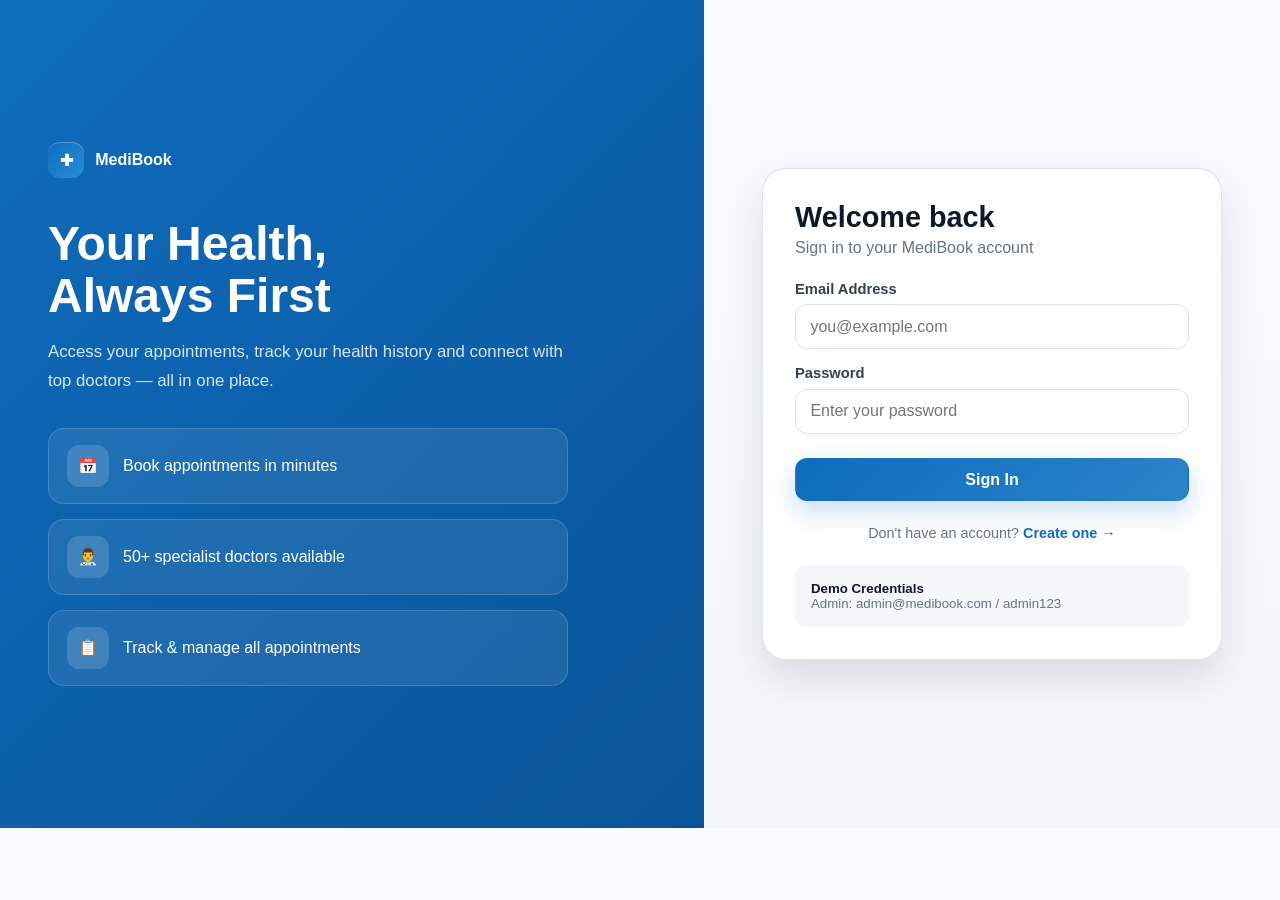
<file: frontend/login.html>
<!DOCTYPE html>
<html lang="en">
<head>
  <meta charset="UTF-8" />
  <meta name="viewport" content="width=device-width, initial-scale=1.0" />
  <title>Sign In — MediBook</title>
  <link rel="stylesheet" href="css/style.css" />
</head>
<body>
<div class="auth-page">
  <!-- LEFT PANEL -->
  <div class="auth-panel-left">
    <div class="auth-panel-content">
      <a href="index.html" class="nav-brand" style="color:white; margin-bottom: 2.5rem; display:flex;">
        <div class="logo-icon">✚</div> MediBook
      </a>
      <h1>Your Health,<br />Always First</h1>
      <p>Access your appointments, track your health history and connect with top doctors — all in one place.</p>
      <div class="auth-features">
        <div class="auth-feature">
          <div class="feat-icon">📅</div>
          <span>Book appointments in minutes</span>
        </div>
        <div class="auth-feature">
          <div class="feat-icon">👨‍⚕️</div>
          <span>50+ specialist doctors available</span>
        </div>
        <div class="auth-feature">
          <div class="feat-icon">📋</div>
          <span>Track & manage all appointments</span>
        </div>
      </div>
    </div>
  </div>

  <!-- RIGHT PANEL -->
  <div class="auth-panel-right">
    <div class="auth-box">
      <h2>Welcome back</h2>
      <p class="subtitle">Sign in to your MediBook account</p>

      <div id="alert-box"></div>

      <div class="form-group">
        <label class="form-label">Email Address</label>
        <input type="email" id="email" class="form-control" placeholder="you@example.com" />
      </div>
      <div class="form-group">
        <label class="form-label">Password</label>
        <input type="password" id="password" class="form-control" placeholder="Enter your password" />
      </div>

      <button id="login-btn" class="btn btn-primary" style="width:100%; justify-content:center; margin-top:0.5rem;" onclick="handleLogin()">
        Sign In
      </button>

      <p class="text-center text-muted mt-3" style="font-size:0.9rem;">
        Don't have an account? <a href="register.html" style="color:var(--primary); font-weight:600;">Create one →</a>
      </p>

      <div style="margin-top:1.5rem; padding:1rem; background:var(--bg); border-radius:10px; font-size:0.83rem; color:var(--text-muted);">
        <strong style="color:var(--text);">Demo Credentials</strong><br/>
        Admin: admin@medibook.com / admin123
      </div>
    </div>
  </div>
</div>

<script src="js/api.js"></script>
<script>
  redirectIfLoggedIn();

  document.addEventListener("keydown", e => {
    if (e.key === "Enter") handleLogin();
  });

  async function handleLogin() {
    const email = document.getElementById("email").value.trim();
    const password = document.getElementById("password").value.trim();
    if (!email || !password) return showAlert("alert-box", "error", "Please fill all fields");

    const btn = document.getElementById("login-btn");
    btn.innerHTML = `<span class="loader"></span> Signing in...`;
    btn.disabled = true;

    try {
      const data = await api.post("/auth/login", { email, password });
      setAuth(data);
      window.location.href = data.user.role === "admin" ? "admin.html" : "dashboard.html";
    } catch (err) {
      showAlert("alert-box", "error", err.message);
      btn.innerHTML = "Sign In";
      btn.disabled = false;
    }
  }
</script>
</body>
</html>
</file>
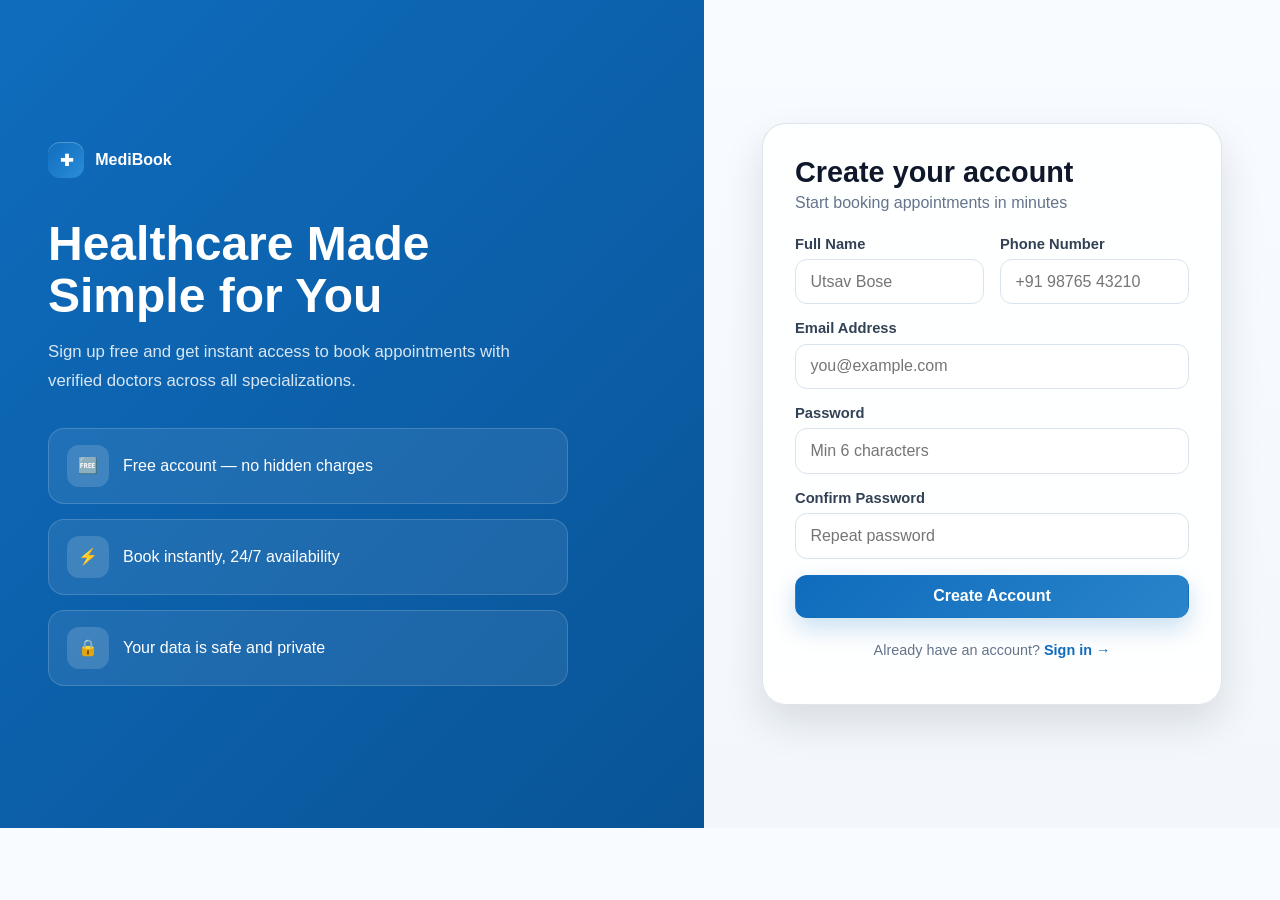
<file: frontend/register.html>
<!DOCTYPE html>
<html lang="en">
<head>
  <meta charset="UTF-8" />
  <meta name="viewport" content="width=device-width, initial-scale=1.0" />
  <title>Create Account — MediBook</title>
  <link rel="stylesheet" href="css/style.css" />
</head>
<body>
<div class="auth-page">
  <div class="auth-panel-left">
    <div class="auth-panel-content">
      <a href="index.html" class="nav-brand" style="color:white; margin-bottom: 2.5rem; display:flex;">
        <div class="logo-icon">✚</div> MediBook
      </a>
      <h1>Healthcare Made<br/>Simple for You</h1>
      <p>Sign up free and get instant access to book appointments with verified doctors across all specializations.</p>
      <div class="auth-features">
        <div class="auth-feature"><div class="feat-icon">🆓</div><span>Free account — no hidden charges</span></div>
        <div class="auth-feature"><div class="feat-icon">⚡</div><span>Book instantly, 24/7 availability</span></div>
        <div class="auth-feature"><div class="feat-icon">🔒</div><span>Your data is safe and private</span></div>
      </div>
    </div>
  </div>

  <div class="auth-panel-right">
    <div class="auth-box">
      <h2>Create your account</h2>
      <p class="subtitle">Start booking appointments in minutes</p>
      <div id="alert-box"></div>

      <div class="grid grid-2" style="gap:1rem;">
        <div class="form-group" style="margin-bottom:0;">
          <label class="form-label">Full Name</label>
          <input type="text" id="name" class="form-control" placeholder="Utsav Bose" />
        </div>
        <div class="form-group" style="margin-bottom:0;">
          <label class="form-label">Phone Number</label>
          <input type="tel" id="phone" class="form-control" placeholder="+91 98765 43210" />
        </div>
      </div>

      <div class="form-group mt-2">
        <label class="form-label">Email Address</label>
        <input type="email" id="email" class="form-control" placeholder="you@example.com" />
      </div>
      <div class="form-group">
        <label class="form-label">Password</label>
        <input type="password" id="password" class="form-control" placeholder="Min 6 characters" />
      </div>
      <div class="form-group">
        <label class="form-label">Confirm Password</label>
        <input type="password" id="confirm-password" class="form-control" placeholder="Repeat password" />
      </div>

      <button id="register-btn" class="btn btn-primary" style="width:100%;justify-content:center;" onclick="handleRegister()">
        Create Account
      </button>

      <p class="text-center text-muted mt-3" style="font-size:0.9rem;">
        Already have an account? <a href="login.html" style="color:var(--primary); font-weight:600;">Sign in →</a>
      </p>
    </div>
  </div>
</div>

<script src="js/api.js"></script>
<script>
  redirectIfLoggedIn();

  async function handleRegister() {
    const name = document.getElementById("name").value.trim();
    const phone = document.getElementById("phone").value.trim();
    const email = document.getElementById("email").value.trim();
    const password = document.getElementById("password").value;
    const confirm = document.getElementById("confirm-password").value;

    if (!name || !email || !password) return showAlert("alert-box", "error", "Please fill all required fields");
    if (password.length < 6) return showAlert("alert-box", "error", "Password must be at least 6 characters");
    if (password !== confirm) return showAlert("alert-box", "error", "Passwords do not match");

    const btn = document.getElementById("register-btn");
    btn.innerHTML = `<span class="loader"></span> Creating account...`;
    btn.disabled = true;

    try {
      const data = await api.post("/auth/register", { name, email, password, phone });
      setAuth(data);
      window.location.href = "dashboard.html";
    } catch (err) {
      showAlert("alert-box", "error", err.message);
      btn.innerHTML = "Create Account";
      btn.disabled = false;
    }
  }
</script>
</body>
</html>
</file>
<file: frontend/css/style.css>
:root {
  --primary: #0f6cbd;
  --primary-dark: #0a4f8a;
  --primary-light: #eef6fd;
  --accent: #14b8a6;
  --accent-soft: #ecfeff;
  --bg: #f5f7fa;
  --surface: #ffffff;
  --surface-alt: #f8fafc;
  --text: #0f172a;
  --text-muted: #64748b;
  --text-light: #94a3b8;
  --border: #dbe3ec;
  --border-strong: #c6d2de;
  --success: #15803d;
  --warning: #b45309;
  --danger: #dc2626;
  --shadow-sm: 0 1px 2px rgba(15, 23, 42, 0.04);
  --shadow-md: 0 12px 28px rgba(15, 23, 42, 0.08);
  --shadow-lg: 0 18px 40px rgba(15, 23, 42, 0.12);
  --radius-sm: 8px;
  --radius-md: 12px;
  --radius-lg: 18px;
  --radius-xl: 24px;
}

* { box-sizing: border-box; }
html { scroll-behavior: smooth; }
body {
  margin: 0;
  font-family: Inter, Arial, sans-serif;
  color: var(--text);
  background: linear-gradient(180deg, #f8fbff 0%, #f4f7fb 100%);
}

a { color: inherit; text-decoration: none; }
button, input, textarea, select { font: inherit; }
button { cursor: pointer; }
img { max-width: 100%; display: block; }
.hidden { display: none !important; }

.container {
  width: min(1200px, calc(100% - 2rem));
  margin: 0 auto;
}
.page-content { padding: 2rem 0 3rem; }
.text-center { text-align: center; }
.text-muted { color: var(--text-muted); }
.mt-1 { margin-top: 0.5rem; }
.mt-2 { margin-top: 1rem; }
.mt-3 { margin-top: 1.5rem; }
.mb-2 { margin-bottom: 1rem; }
.mb-3 { margin-bottom: 1.5rem; }
.d-flex { display: flex; }
.gap-2 { gap: 0.75rem; }
.align-center { align-items: center; }
.justify-between { justify-content: space-between; }
.grid { display: grid; gap: 1.25rem; }
.grid-2 { grid-template-columns: repeat(2, minmax(0, 1fr)); }
.grid-3 { grid-template-columns: repeat(3, minmax(0, 1fr)); }
.grid-4 { grid-template-columns: repeat(4, minmax(0, 1fr)); }

.navbar {
  position: sticky;
  top: 0;
  z-index: 50;
  display: flex;
  align-items: center;
  justify-content: space-between;
  gap: 1rem;
  padding: 0.9rem 1.25rem;
  background: rgba(255,255,255,0.92);
  backdrop-filter: blur(18px);
  border-bottom: 1px solid rgba(219, 227, 236, 0.85);
  box-shadow: var(--shadow-sm);
}
.nav-brand {
  display: inline-flex;
  align-items: center;
  gap: 0.7rem;
  font-weight: 800;
  color: var(--primary);
}
.logo-icon {
  width: 36px;
  height: 36px;
  display: grid;
  place-items: center;
  border-radius: 12px;
  background: linear-gradient(135deg, var(--primary), #2b8dd8);
  color: white;
  box-shadow: inset 0 1px 0 rgba(255,255,255,0.25);
}
.nav-links, .nav-actions {
  display: flex;
  align-items: center;
  gap: 0.75rem;
}
.nav-links a {
  padding: 0.55rem 0.85rem;
  border-radius: 999px;
  color: var(--text-muted);
  font-weight: 600;
}
.nav-links a:hover, .nav-links a.active {
  background: var(--primary-light);
  color: var(--primary);
}

.btn {
  display: inline-flex;
  align-items: center;
  justify-content: center;
  gap: 0.5rem;
  min-height: 42px;
  padding: 0.72rem 1rem;
  border: 1px solid transparent;
  border-radius: 12px;
  font-weight: 700;
  transition: 0.2s ease;
}
.btn:hover { transform: translateY(-1px); }
.btn-sm { min-height: 36px; padding: 0.55rem 0.9rem; font-size: 0.9rem; }
.btn-lg { min-height: 48px; padding: 0.9rem 1.2rem; }
.btn-primary { background: linear-gradient(135deg, var(--primary), #2a84ca); color: white; box-shadow: 0 10px 24px rgba(15,108,189,0.22); }
.btn-primary:hover { background: linear-gradient(135deg, var(--primary-dark), var(--primary)); }
.btn-outline { background: white; color: var(--primary); border-color: var(--border-strong); }
.btn-outline:hover { border-color: var(--primary); background: var(--primary-light); }
.btn-ghost { background: transparent; color: var(--text-muted); border-color: var(--border); }
.btn-ghost:hover { background: var(--surface-alt); color: var(--text); }
.btn-success { background: #e9f8ef; color: var(--success); border-color: #bce5cb; }
.btn-danger { background: #fef0f0; color: var(--danger); border-color: #f8caca; }

.form-group { margin-bottom: 1rem; }
.form-label {
  display: block;
  margin-bottom: 0.45rem;
  font-size: 0.92rem;
  font-weight: 700;
  color: #334155;
}
.form-control {
  width: 100%;
  min-height: 44px;
  padding: 0.8rem 0.9rem;
  background: white;
  color: var(--text);
  border: 1px solid var(--border);
  border-radius: 12px;
  outline: none;
  transition: 0.2s ease;
}
.form-control:focus {
  border-color: var(--primary);
  box-shadow: 0 0 0 4px rgba(15, 108, 189, 0.12);
}
textarea.form-control { resize: vertical; min-height: 92px; }

.auth-page {
  min-height: calc(100vh - 72px);
  display: grid;
  grid-template-columns: 1.1fr 0.9fr;
}
.auth-panel-left {
  padding: 3rem;
  background: linear-gradient(135deg, #0f6cbd 0%, #095497 100%);
  color: white;
  display: flex;
  align-items: center;
}
.auth-panel-right {
  padding: 2rem;
  display: grid;
  place-items: center;
  background: linear-gradient(180deg, #f8fbff 0%, #f3f7fb 100%);
}
.auth-panel-content { max-width: 520px; }
.auth-panel-content h1 { font-size: 3rem; line-height: 1.08; margin: 0 0 1rem; }
.auth-panel-content p { color: rgba(255,255,255,0.84); line-height: 1.7; font-size: 1.05rem; }
.auth-features { display: grid; gap: 0.95rem; margin-top: 2rem; }
.auth-feature {
  display: flex;
  align-items: center;
  gap: 0.9rem;
  padding: 1rem 1.1rem;
  border: 1px solid rgba(255,255,255,0.16);
  border-radius: 16px;
  background: rgba(255,255,255,0.08);
}
.feat-icon {
  width: 42px;
  height: 42px;
  display: grid;
  place-items: center;
  border-radius: 12px;
  background: rgba(255,255,255,0.15);
}
.auth-box {
  width: min(460px, 100%);
  padding: 2rem;
  background: rgba(255,255,255,0.88);
  border: 1px solid rgba(219,227,236,0.9);
  border-radius: 24px;
  box-shadow: var(--shadow-lg);
}
.auth-box h2 { margin: 0 0 0.3rem; font-size: 1.8rem; }
.subtitle { margin: 0 0 1.5rem; color: var(--text-muted); }

.section-header { text-align: center; margin-bottom: 2rem; }
.section-header h2 { margin: 0.5rem 0; font-size: 2rem; }
.section-header p { color: var(--text-muted); margin: 0; }
.section-tag {
  display: inline-flex;
  align-items: center;
  border-radius: 999px;
  background: var(--primary-light);
  color: var(--primary);
  font-size: 0.8rem;
  font-weight: 800;
  padding: 0.45rem 0.8rem;
}

.dashboard-layout {
  display: grid;
  grid-template-columns: 300px 1fr;
  gap: 1.5rem;
  width: min(1320px, calc(100% - 2rem));
  margin: 1.5rem auto 2rem;
}
.sidebar, .dashboard-main, .table-wrap, .stat-card, .doctor-card, .empty-state, .modal, .search-bar {
  background: rgba(255,255,255,0.9);
  border: 1px solid rgba(219,227,236,0.9);
  border-radius: 20px;
  box-shadow: var(--shadow-md);
}
.sidebar { padding: 1.2rem; position: sticky; top: 92px; height: fit-content; }
.sidebar-divider { height: 1px; background: var(--border); margin: 0.9rem 0; }
.sidebar-nav { display: grid; gap: 0.35rem; }
.sidebar-link {
  display: flex;
  align-items: center;
  gap: 0.7rem;
  padding: 0.85rem 0.95rem;
  border-radius: 14px;
  color: var(--text-muted);
  font-weight: 600;
}
.sidebar-link:hover, .sidebar-link.active { background: var(--primary-light); color: var(--primary); }
.dashboard-main { padding: 1.5rem; }
.stat-card { padding: 1.25rem; }
.stat-icon {
  width: 48px;
  height: 48px;
  display: grid;
  place-items: center;
  border-radius: 16px;
  margin-bottom: 0.85rem;
}
.stat-value { font-size: 1.8rem; font-weight: 800; }
.stat-label { color: var(--text-muted); font-size: 0.9rem; }

.doctor-avatar {
  width: 56px;
  height: 56px;
  display: grid;
  place-items: center;
  border-radius: 16px;
  background: linear-gradient(135deg, var(--primary), #45a0e8);
  color: white;
  font-weight: 800;
}
.doctor-card { padding: 1.25rem; }
.doctor-card-header { display: grid; gap: 0.7rem; margin-bottom: 1rem; }
.doctor-card-body { color: var(--text); }
.doctor-info-row { color: var(--text-muted); font-size: 0.92rem; margin-bottom: 0.45rem; }

.badge {
  display: inline-flex;
  align-items: center;
  gap: 0.35rem;
  padding: 0.32rem 0.65rem;
  border-radius: 999px;
  font-size: 0.78rem;
  font-weight: 700;
}
.badge-primary { background: var(--primary-light); color: var(--primary); }
.badge-success { background: #e9f8ef; color: var(--success); }
.badge-warning { background: #fff7e8; color: var(--warning); }
.badge-danger { background: #fef0f0; color: var(--danger); }
.badge-muted { background: #f1f5f9; color: #64748b; }

.alert {
  padding: 0.85rem 1rem;
  border-radius: 12px;
  border: 1px solid transparent;
  margin-bottom: 1rem;
  font-weight: 600;
}
.alert-success { background: #ecfdf3; color: var(--success); border-color: #c2edd2; }
.alert-error { background: #fef2f2; color: var(--danger); border-color: #f4c7c7; }
.alert-info { background: #eff6ff; color: var(--primary); border-color: #cfe0f7; }
.alert-warning { background: #fffbeb; color: var(--warning); border-color: #f5e2ac; }

.table-wrap { overflow-x: auto; padding: 0.4rem; }
table {
  width: 100%;
  border-collapse: collapse;
  min-width: 760px;
}
th, td {
  padding: 0.95rem 0.9rem;
  border-bottom: 1px solid #edf2f7;
  text-align: left;
  vertical-align: top;
}
th {
  color: #475569;
  font-size: 0.78rem;
  text-transform: uppercase;
  letter-spacing: 0.04em;
  background: #f8fbff;
}
tr:hover td { background: #fbfdff; }

.search-bar {
  display: flex;
  align-items: center;
  gap: 0.75rem;
  padding: 0.3rem 0.8rem;
}
.search-bar input {
  flex: 1;
  border: none;
  outline: none;
  padding: 0.7rem 0;
  background: transparent;
}

.empty-state {
  text-align: center;
  padding: 2.25rem 1.5rem;
}
.empty-icon { font-size: 2rem; margin-bottom: 0.75rem; }

.modal-overlay {
  position: fixed;
  inset: 0;
  background: rgba(15,23,42,0.5);
  display: none;
  align-items: center;
  justify-content: center;
  padding: 1rem;
  z-index: 80;
}
.modal-overlay.open { display: flex; }
.modal { width: min(620px, 100%); overflow: hidden; }
.modal-header, .modal-footer {
  display: flex;
  align-items: center;
  justify-content: space-between;
  gap: 1rem;
  padding: 1rem 1.25rem;
}
.modal-header { border-bottom: 1px solid var(--border); }
.modal-body { padding: 1.25rem; }
.modal-footer { border-top: 1px solid var(--border); }
.btn-close {
  width: 40px;
  height: 40px;
  border-radius: 12px;
  border: 1px solid var(--border);
  background: white;
  color: var(--text-muted);
}
.slot-grid { display: flex; flex-wrap: wrap; gap: 0.6rem; }
.slot-btn {
  border: 1px solid var(--border);
  background: white;
  color: var(--text);
  padding: 0.7rem 0.9rem;
  border-radius: 12px;
  font-weight: 700;
}
.slot-btn.selected, .slot-btn:hover {
  background: var(--primary-light);
  border-color: var(--primary);
  color: var(--primary);
}

.loader {
  width: 16px;
  height: 16px;
  border: 2px solid rgba(255,255,255,0.4);
  border-top-color: white;
  border-radius: 50%;
  display: inline-block;
  animation: spin 0.8s linear infinite;
}
@keyframes spin { to { transform: rotate(360deg); } }
.animate-in { animation: riseIn 0.45s ease; }
@keyframes riseIn { from { opacity: 0; transform: translateY(12px); } to { opacity: 1; transform: translateY(0); } }

@media (max-width: 1024px) {
  .dashboard-layout { grid-template-columns: 1fr; }
  .sidebar { position: static; }
  .grid-4 { grid-template-columns: repeat(2, minmax(0, 1fr)); }
}
@media (max-width: 768px) {
  .auth-page { grid-template-columns: 1fr; }
  .auth-panel-left { padding: 2rem 1.25rem; }
  .auth-panel-right { padding: 1rem; }
  .grid-2, .grid-3, .grid-4 { grid-template-columns: 1fr; }
  .navbar { flex-wrap: wrap; }
  .nav-links, .nav-actions { width: 100%; justify-content: center; flex-wrap: wrap; }
  .container { width: min(100% - 1rem, 1200px); }
}
</file>
